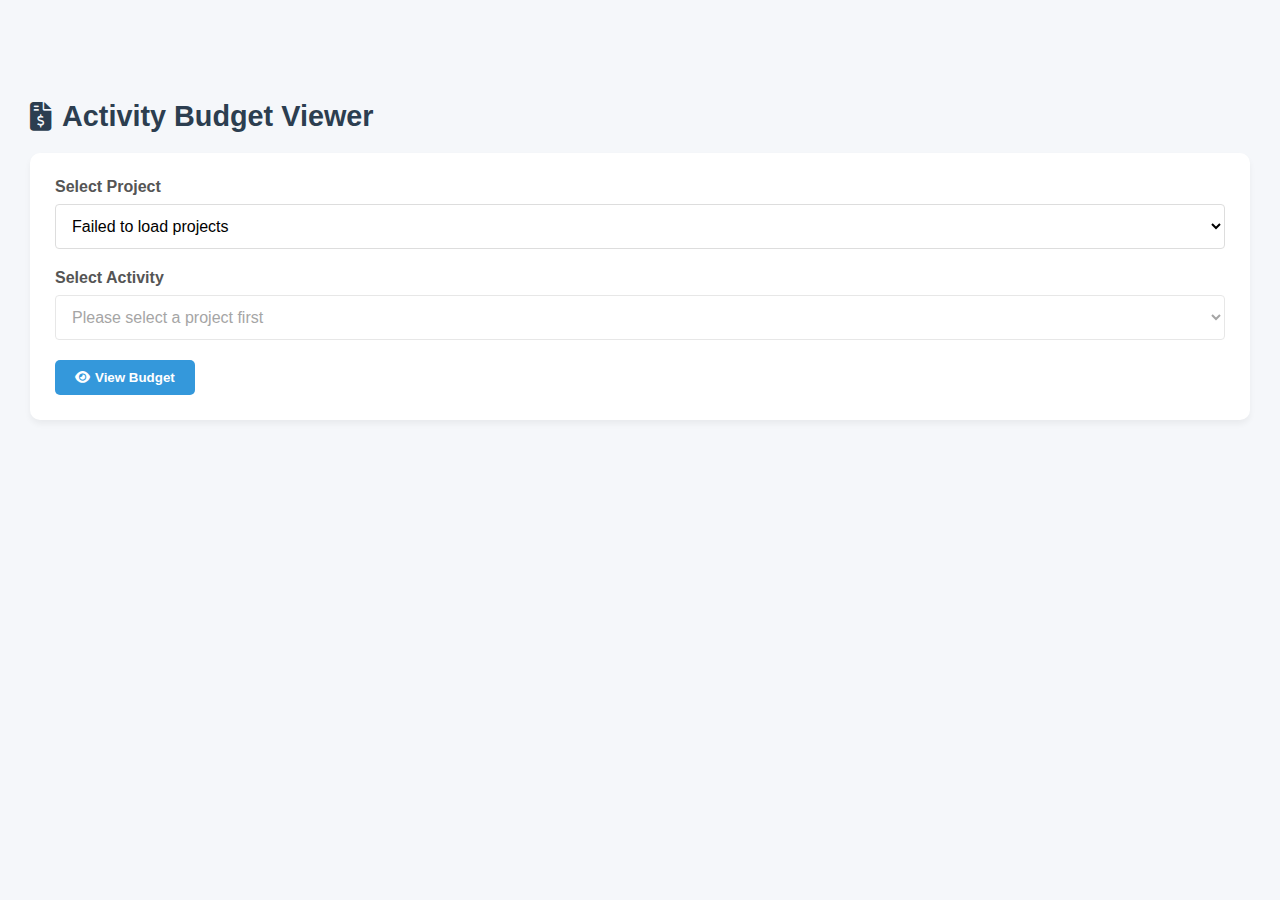
<file: finance.html>
<!DOCTYPE html>
<html lang="en">
<head>
    <meta charset="UTF-8">
    <meta name="viewport" content="width=device-width, initial-scale=1.0">
    <title>Activity Budget Viewer | Finance</title>
    <link rel="stylesheet" href="https://cdnjs.cloudflare.com/ajax/libs/font-awesome/6.4.0/css/all.min.css">
    <style>
        :root {
            --primary-color: #3498db;
            --secondary-color: #2980b9;
            --accent-color: #e74c3c;
            --light-color: #ecf0f1;
            --dark-color: #2c3e50;
            --success-color: #2ecc71;
            --warning-color: #f39c12;
            --sidebar-width: 250px;
            --sidebar-collapsed-width: 80px;
            --header-height: 70px;
            --transition-speed: 0.3s;
        }

        * {
            margin: 0;
            padding: 0;
            box-sizing: border-box;
            font-family: 'Segoe UI', Tahoma, Geneva, Verdana, sans-serif;
        }

        body {
            background-color: #f5f7fa;
            color: #333;
            overflow-x: hidden;
        }

        .container {
            display: flex;
            min-height: 100vh;
        }

        /* Main Content Styles */
        .main-content {
            flex: 1;
            padding: 30px;
            margin-top: var(--header-height);
        }

        .page-title {
            font-size: 1.8rem;
            color: var(--dark-color);
            margin-bottom: 20px;
            display: flex;
            align-items: center;
            gap: 10px;
        }

        /* Activity Selection Section */
        .selection-section {
            background-color: white;
            border-radius: 10px;
            padding: 25px;
            box-shadow: 0 4px 6px rgba(0, 0, 0, 0.05);
            margin-bottom: 30px;
        }

        .form-group {
            margin-bottom: 20px;
        }

        .form-group label {
            display: block;
            margin-bottom: 8px;
            font-weight: 600;
            color: #555;
        }

        .form-group select {
            width: 100%;
            padding: 12px;
            border: 1px solid #ddd;
            border-radius: 4px;
            font-size: 1rem;
            background-color: white;
        }

        .btn {
            background-color: var(--primary-color);
            color: white;
            border: none;
            padding: 10px 20px;
            border-radius: 5px;
            font-weight: 600;
            cursor: pointer;
            transition: background-color 0.2s;
            display: flex;
            align-items: center;
            gap: 5px;
        }

        .btn:hover {
            background-color: var(--secondary-color);
        }

        /* Budget Section */
        .budget-section {
            background-color: white;
            border-radius: 10px;
            padding: 25px;
            box-shadow: 0 4px 6px rgba(0, 0, 0, 0.05);
        }

        .section-header {
            display: flex;
            justify-content: space-between;
            align-items: center;
            margin-bottom: 20px;
        }

        .section-title {
            font-size: 1.2rem;
            font-weight: 600;
            color: var(--dark-color);
        }

        /* Budget Table Styles */
        .table-responsive {
            width: 100%;
            overflow-x: auto;
            border-radius: 8px;
            box-shadow: 0 2px 10px rgba(0, 0, 0, 0.05);
        }

        .budget-table {
            width: 100%;
            border-collapse: collapse;
        }

        .budget-table th, 
        .budget-table td {
            padding: 12px 15px;
            text-align: left;
            border-bottom: 1px solid #f0f0f0;
        }

        .budget-table th {
            background-color: #f8f9fa;
            font-weight: 600;
            color: #555;
            text-transform: uppercase;
            font-size: 0.8rem;
            letter-spacing: 0.5px;
        }

        .budget-table tr:nth-child(even) {
            background-color: #f9f9f9;
        }

        .budget-table tr:hover {
            background-color: rgba(52, 152, 219, 0.05);
        }

        .budget-total {
            font-weight: bold;
            text-align: right;
            padding: 15px;
            background-color: #f8f9fa;
            border-top: 2px solid #ddd;
            margin-top: 10px;
            font-size: 1.1rem;
        }

        /* Activity Info */
        .activity-info {
            background-color: #f8f9fa;
            padding: 15px;
            border-radius: 8px;
            margin-bottom: 20px;
        }

        .activity-info-item {
            margin-bottom: 10px;
            display: flex;
        }

        .activity-info-label {
            font-weight: 600;
            min-width: 120px;
            color: #555;
        }

        /* Status badges */
        .status-badge {
            padding: 6px 12px;
            border-radius: 20px;
            font-size: 0.75rem;
            font-weight: 600;
            display: inline-block;
            min-width: 80px;
            text-align: center;
            text-transform: capitalize;
        }

        .status-badge.active {
            background-color: rgba(46, 204, 113, 0.1);
            color: #27ae60;
            border: 1px solid rgba(46, 204, 113, 0.2);
        }

        .status-badge.planned {
            background-color: rgba(243, 156, 18, 0.1);
            color: #f39c12;
            border: 1px solid rgba(243, 156, 18, 0.2);
        }

        .status-badge.completed {
            background-color: rgba(149, 165, 166, 0.1);
            color: #7f8c8d;
            border: 1px solid rgba(149, 165, 166, 0.2);
        }

        .status-badge.in_progress {
            background-color: rgba(52, 152, 219, 0.1);
            color: #2980b9;
            border: 1px solid rgba(52, 152, 219, 0.2);
        }

        /* Loading state */
        .loading {
            padding: 20px;
            text-align: center;
            color: #777;
        }

        .loading i {
            margin-right: 10px;
            animation: spin 1s linear infinite;
        }

        @keyframes spin {
            0% { transform: rotate(0deg); }
            100% { transform: rotate(360deg); }
        }

        /* Responsive adjustments */
        @media (max-width: 768px) {
            .main-content {
                padding: 15px;
            }
            
            .activity-info-item {
                flex-direction: column;
            }
            
            .activity-info-label {
                margin-bottom: 5px;
            }
        }
    </style>
</head>
<body>
    <div class="container">
        <main class="main-content">
            <h1 class="page-title">
                <i class="fas fa-file-invoice-dollar"></i>
                Activity Budget Viewer
            </h1>

            <div class="selection-section">
                <div class="form-group">
                    <label for="projectSelect">Select Project</label>
                    <select id="projectSelect">
                        <option value="">Loading projects...</option>
                    </select>
                </div>
                
                <div class="form-group">
                    <label for="activitySelect">Select Activity</label>
                    <select id="activitySelect" disabled>
                        <option value="">Please select a project first</option>
                    </select>
                </div>
                
                <button class="btn" id="viewBudgetBtn" disabled>
                    <i class="fas fa-eye"></i> View Budget
                </button>
            </div>

            <div class="budget-section" id="budgetSection" style="display: none;">
                <div class="activity-info" id="activityInfo">
                    <!-- Activity details will be loaded here -->
                </div>
                
                <div class="section-header">
                    <h2 class="section-title">Budget Details</h2>
                </div>

                <div class="table-responsive">
                    <table class="budget-table" id="budgetTable">
                        <thead>
                            <tr>
                                <th>Item Name</th>
                                <th>Category</th>
                                <th>Quantity</th>
                                <th>Unit Price (UGX)</th>
                                <th>Total (UGX)</th>
                                <th>Description</th>
                            </tr>
                        </thead>
                        <tbody id="budgetTableBody">
                            <!-- Budget items will be loaded here -->
                        </tbody>
                    </table>
                </div>
                
                <div class="budget-total" id="budgetTotal">
                    Total Budget: UGX 0
                </div>
            </div>
        </main>
    </div>

    <script>
        document.addEventListener('DOMContentLoaded', function() {
            // DOM Elements
            const projectSelect = document.getElementById('projectSelect');
            const activitySelect = document.getElementById('activitySelect');
            const viewBudgetBtn = document.getElementById('viewBudgetBtn');
            const budgetSection = document.getElementById('budgetSection');
            const budgetTableBody = document.getElementById('budgetTableBody');
            const budgetTotal = document.getElementById('budgetTotal');
            const activityInfo = document.getElementById('activityInfo');
            
            // Variables
            let currentActivityId = null;
            let activities = [];
            
            // Event Listeners
            projectSelect.addEventListener('change', loadActivitiesForProject);
            viewBudgetBtn.addEventListener('click', viewActivityBudget);
            
            // Initialize the page
            loadProjects();
            
            // Functions
            function loadProjects() {
                fetch('https://man-m681.onrender.com/projects/')
                    .then(response => {
                        if (!response.ok) throw new Error('Failed to fetch projects');
                        return response.json();
                    })
                    .then(data => {
                        projectSelect.innerHTML = '<option value="">Select a project</option>';
                        
                        if (data.projects && data.projects.length > 0) {
                            data.projects.forEach(project => {
                                const option = document.createElement('option');
                                option.value = project.id;
                                option.textContent = project.name;
                                projectSelect.appendChild(option);
                            });
                        } else {
                            projectSelect.innerHTML = '<option value="">No projects available</option>';
                        }
                    })
                    .catch(error => {
                        console.error('Error loading projects:', error);
                        projectSelect.innerHTML = '<option value="">Failed to load projects</option>';
                    });
            }
            
            function loadActivitiesForProject() {
                const projectId = projectSelect.value;
                
                if (!projectId) {
                    activitySelect.innerHTML = '<option value="">Please select a project first</option>';
                    activitySelect.disabled = true;
                    viewBudgetBtn.disabled = true;
                    return;
                }
                
                activitySelect.innerHTML = '<option value="">Loading activities...</option>';
                activitySelect.disabled = true;
                viewBudgetBtn.disabled = true;
                
                fetch(`https://man-m681.onrender.com/activities/`)
                    .then(response => {
                        if (!response.ok) throw new Error('Failed to fetch activities');
                        return response.json();
                    })
                    .then(data => {
                        activities = data.filter(activity => activity.project_id == projectId);
                        
                        activitySelect.innerHTML = '<option value="">Select an activity</option>';
                        
                        if (activities.length > 0) {
                            activities.forEach(activity => {
                                const option = document.createElement('option');
                                option.value = activity.id;
                                option.textContent = activity.name;
                                activitySelect.appendChild(option);
                            });
                            
                            activitySelect.disabled = false;
                        } else {
                            activitySelect.innerHTML = '<option value="">No activities available for this project</option>';
                            activitySelect.disabled = true;
                        }
                    })
                    .catch(error => {
                        console.error('Error loading activities:', error);
                        activitySelect.innerHTML = '<option value="">Failed to load activities</option>';
                        activitySelect.disabled = true;
                    });
            }
            
            function viewActivityBudget() {
                currentActivityId = activitySelect.value;
                
                if (!currentActivityId) {
                    alert('Please select an activity first');
                    return;
                }
                
                // Find the selected activity
                const selectedActivity = activities.find(activity => activity.id == currentActivityId);
                
                if (!selectedActivity) {
                    alert('Activity not found');
                    return;
                }
                
                // Display activity info
                activityInfo.innerHTML = `
                    <div class="activity-info-item">
                        <span class="activity-info-label">Activity Name:</span>
                        <span>${selectedActivity.name}</span>
                    </div>
                    <div class="activity-info-item">
                        <span class="activity-info-label">Project:</span>
                        <span>${selectedActivity.project_name}</span>
                    </div>
                    <div class="activity-info-item">
                        <span class="activity-info-label">Status:</span>
                        <span class="status-badge ${selectedActivity.status}">${selectedActivity.status.replace('_', ' ')}</span>
                    </div>
                    <div class="activity-info-item">
                        <span class="activity-info-label">Start Date:</span>
                        <span>${selectedActivity.start_date}</span>
                    </div>
                    <div class="activity-info-item">
                        <span class="activity-info-label">End Date:</span>
                        <span>${selectedActivity.end_date}</span>
                    </div>
                    <div class="activity-info-item">
                        <span class="activity-info-label">Description:</span>
                        <span>${selectedActivity.description || 'No description available'}</span>
                    </div>
                `;
                
                // Load budget items for the project (since activities share the project budget)
                loadBudgetItems(selectedActivity.project_id);
                
                // Show the budget section
                budgetSection.style.display = 'block';
                
                // Scroll to the budget section
                budgetSection.scrollIntoView({ behavior: 'smooth' });
            }
            
            function loadBudgetItems(projectId) {
                budgetTableBody.innerHTML = '<tr><td colspan="6" class="loading"><i class="fas fa-spinner"></i> Loading budget items...</td></tr>';
                
                fetch(`https://man-m681.onrender.com/budget-items/${projectId}`)
                    .then(response => {
                        if (!response.ok) throw new Error('Failed to fetch budget items');
                        return response.json();
                    })
                    .then(items => {
                        budgetTableBody.innerHTML = '';
                        
                        if (items.length === 0) {
                            budgetTableBody.innerHTML = '<tr><td colspan="6" style="text-align: center;">No budget items found for this activity</td></tr>';
                            budgetTotal.textContent = 'Total Budget: UGX 0';
                            return;
                        }
                        
                        let totalBudget = 0;
                        
                        items.forEach(item => {
                            totalBudget += item.total;
                            
                            const row = document.createElement('tr');
                            row.innerHTML = `
                                <td>${item.item_name}</td>
                                <td>${item.category}</td>
                                <td>${item.quantity}</td>
                                <td>${item.unit_price.toLocaleString()}</td>
                                <td>${item.total.toLocaleString()}</td>
                                <td>${item.description || '-'}</td>
                            `;
                            budgetTableBody.appendChild(row);
                        });
                        
                        budgetTotal.textContent = `Total Budget: UGX ${totalBudget.toLocaleString()}`;
                    })
                    .catch(error => {
                        console.error('Error loading budget items:', error);
                        budgetTableBody.innerHTML = '<tr><td colspan="6" style="text-align: center; color: var(--accent-color);">Failed to load budget items</td></tr>';
                    });
            }
            
            // Enable view button when activity is selected
            activitySelect.addEventListener('change', function() {
                viewBudgetBtn.disabled = !this.value;
            });
        });
    </script>
</body>
</html>
</file>
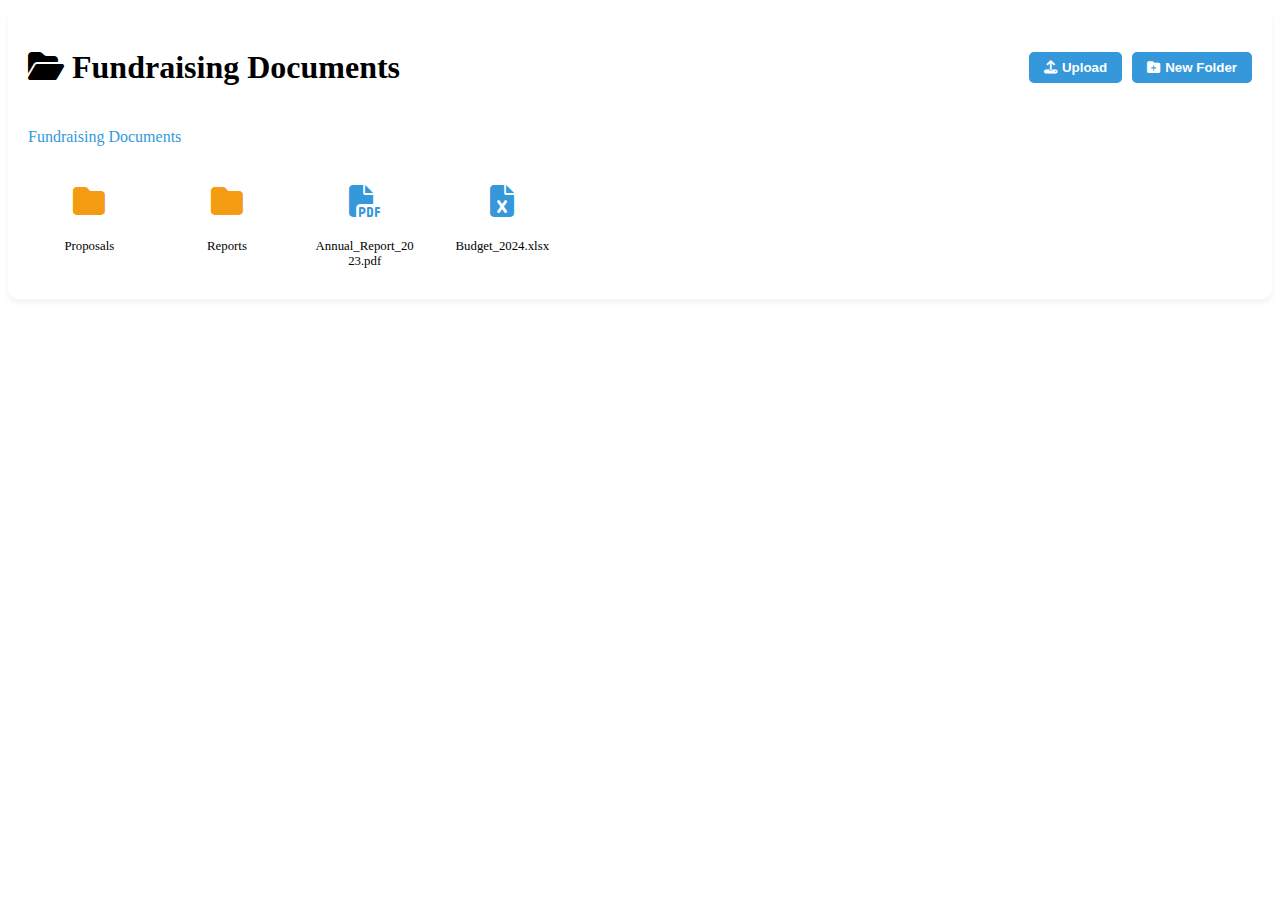
<file: fundraising.html>
<!DOCTYPE html>
<html lang="en">
<head>
    <meta charset="UTF-8">
    <meta name="viewport" content="width=device-width, initial-scale=1.0">
    <title>Fundraising Documents</title>
    <link rel="stylesheet" href="https://cdnjs.cloudflare.com/ajax/libs/font-awesome/6.4.0/css/all.min.css">
    <style>
        /* File Manager Styles */
        .file-manager-container {
            background-color: white;
            border-radius: 10px;
            padding: 20px;
            box-shadow: 0 4px 6px rgba(0, 0, 0, 0.05);
        }

        .file-manager-header {
            display: flex;
            justify-content: space-between;
            align-items: center;
            margin-bottom: 20px;
        }

        .file-manager-actions {
            display: flex;
            gap: 10px;
        }

        .file-manager-btn {
            background-color: #3498db;
            color: white;
            border: none;
            padding: 8px 15px;
            border-radius: 5px;
            font-weight: 600;
            cursor: pointer;
            display: flex;
            align-items: center;
            gap: 5px;
        }

        .file-manager-btn:hover {
            background-color: #2980b9;
        }

        .breadcrumb {
            display: flex;
            align-items: center;
            gap: 5px;
            margin-bottom: 15px;
        }

        .breadcrumb-item {
            color: #3498db;
            cursor: pointer;
        }

        .breadcrumb-item:hover {
            text-decoration: underline;
        }

        .file-manager-grid {
            display: grid;
            grid-template-columns: repeat(auto-fill, minmax(120px, 1fr));
            gap: 15px;
        }

        .file-item, .folder-item {
            display: flex;
            flex-direction: column;
            align-items: center;
            padding: 10px;
            border-radius: 8px;
            cursor: pointer;
            transition: all 0.2s;
        }

        .file-item:hover, .folder-item:hover {
            background-color: #f5f5f5;
        }

        .file-icon, .folder-icon {
            width: 60px;
            height: 60px;
            display: flex;
            align-items: center;
            justify-content: center;
            margin-bottom: 8px;
            font-size: 2rem;
        }

        .file-icon {
            color: #3498db;
        }

        .folder-icon {
            color: #f39c12;
        }

        .file-name, .folder-name {
            text-align: center;
            font-size: 0.8rem;
            font-weight: 500;
            word-break: break-word;
        }
    </style>
</head>
<body>
    <div class="file-manager-container">
        <div class="file-manager-header">
            <h1>
                <i class="fas fa-folder-open"></i>
                Fundraising Documents
            </h1>
            <div class="file-manager-actions">
                <button class="file-manager-btn" id="uploadFilesBtn">
                    <i class="fas fa-upload"></i> Upload
                </button>
                <button class="file-manager-btn" id="createFolderBtn">
                    <i class="fas fa-folder-plus"></i> New Folder
                </button>
            </div>
        </div>

        <div class="breadcrumb" id="breadcrumb">
            <span class="breadcrumb-item" data-path="">Fundraising Documents</span>
        </div>

        <div class="file-manager-grid" id="fileManagerGrid">
            <!-- Folders -->
            <div class="folder-item" data-folder-id="1" data-folder-name="Proposals">
                <div class="folder-icon">
                    <i class="fas fa-folder"></i>
                </div>
                <div class="folder-name">Proposals</div>
            </div>

            <div class="folder-item" data-folder-id="2" data-folder-name="Reports">
                <div class="folder-icon">
                    <i class="fas fa-folder"></i>
                </div>
                <div class="folder-name">Reports</div>
            </div>

            <!-- Files -->
            <div class="file-item" data-file-id="1" data-file-name="Annual_Report_2023.pdf">
                <div class="file-icon">
                    <i class="fas fa-file-pdf"></i>
                </div>
                <div class="file-name">Annual_Report_2023.pdf</div>
            </div>

            <div class="file-item" data-file-id="2" data-file-name="Budget_2024.xlsx">
                <div class="file-icon">
                    <i class="fas fa-file-excel"></i>
                </div>
                <div class="file-name">Budget_2024.xlsx</div>
            </div>
        </div>
    </div>

    <script>
        document.addEventListener('DOMContentLoaded', function() {
            // Initialize variables
            let currentPath = [];

            // Setup folder click handlers
            document.querySelectorAll('.folder-item').forEach(folder => {
                folder.addEventListener('click', function() {
                    const folderId = this.getAttribute('data-folder-id');
                    const folderName = this.getAttribute('data-folder-name');
                    navigateToFolder(folderId, folderName);
                });
            });

            // Setup file click handlers
            document.querySelectorAll('.file-item').forEach(file => {
                file.addEventListener('click', function() {
                    const fileId = this.getAttribute('data-file-id');
                    const fileName = this.getAttribute('data-file-name');
                    openFile(fileId, fileName);
                });
            });

            // Setup breadcrumb click handlers
            document.querySelectorAll('.breadcrumb-item').forEach(item => {
                item.addEventListener('click', function() {
                    const path = this.getAttribute('data-path');
                    navigateToFolder(path, '');
                });
            });

            // Setup button click handlers
            document.getElementById('uploadFilesBtn').addEventListener('click', function() {
                alert('Upload files functionality will go here');
            });

            document.getElementById('createFolderBtn').addEventListener('click', function() {
                const folderName = prompt('Enter folder name:');
                if (folderName) {
                    createFolder(folderName);
                }
            });

            // Navigation functions
            function navigateToFolder(folderId, folderName) {
                if (folderId) {
                    currentPath.push({ id: folderId, name: folderName });
                } else {
                    currentPath = [];
                }
                updateBreadcrumb();
                loadFolderContents(folderId);
            }

            function updateBreadcrumb() {
                const breadcrumb = document.getElementById('breadcrumb');
                breadcrumb.innerHTML = '';
                
                // Add root item
                const rootItem = document.createElement('span');
                rootItem.className = 'breadcrumb-item';
                rootItem.setAttribute('data-path', '');
                rootItem.textContent = 'Fundraising Documents';
                breadcrumb.appendChild(rootItem);
                
                // Add current path items
                currentPath.forEach((folder, index) => {
                    const separator = document.createElement('span');
                    separator.className = 'breadcrumb-separator';
                    separator.textContent = '›';
                    breadcrumb.appendChild(separator);
                    
                    const item = document.createElement('span');
                    item.className = 'breadcrumb-item';
                    item.setAttribute('data-path', folder.id);
                    item.textContent = folder.name;
                    breadcrumb.appendChild(item);
                });
            }

            function loadFolderContents(folderId) {
                alert(`Loading contents for folder: ${folderId || 'Root'}`);
                // In a real app, this would fetch contents from the server
            }

            function openFile(fileId, fileName) {
                alert(`Opening file: ${fileName}`);
                // In a real app, this would open the file preview
            }

            function createFolder(folderName) {
                alert(`Creating folder: ${folderName}`);
                // In a real app, this would create the folder on the server
                // Then add it to the UI
                const folderId = Date.now(); // Temporary ID
                
                const folderItem = document.createElement('div');
                folderItem.className = 'folder-item';
                folderItem.setAttribute('data-folder-id', folderId);
                folderItem.setAttribute('data-folder-name', folderName);
                folderItem.innerHTML = `
                    <div class="folder-icon">
                        <i class="fas fa-folder"></i>
                    </div>
                    <div class="folder-name">${folderName}</div>
                `;
                
                folderItem.addEventListener('click', function() {
                    navigateToFolder(folderId, folderName);
                });
                
                document.getElementById('fileManagerGrid').prepend(folderItem);
            }
        });
    </script>
</body>
</html>
</file>
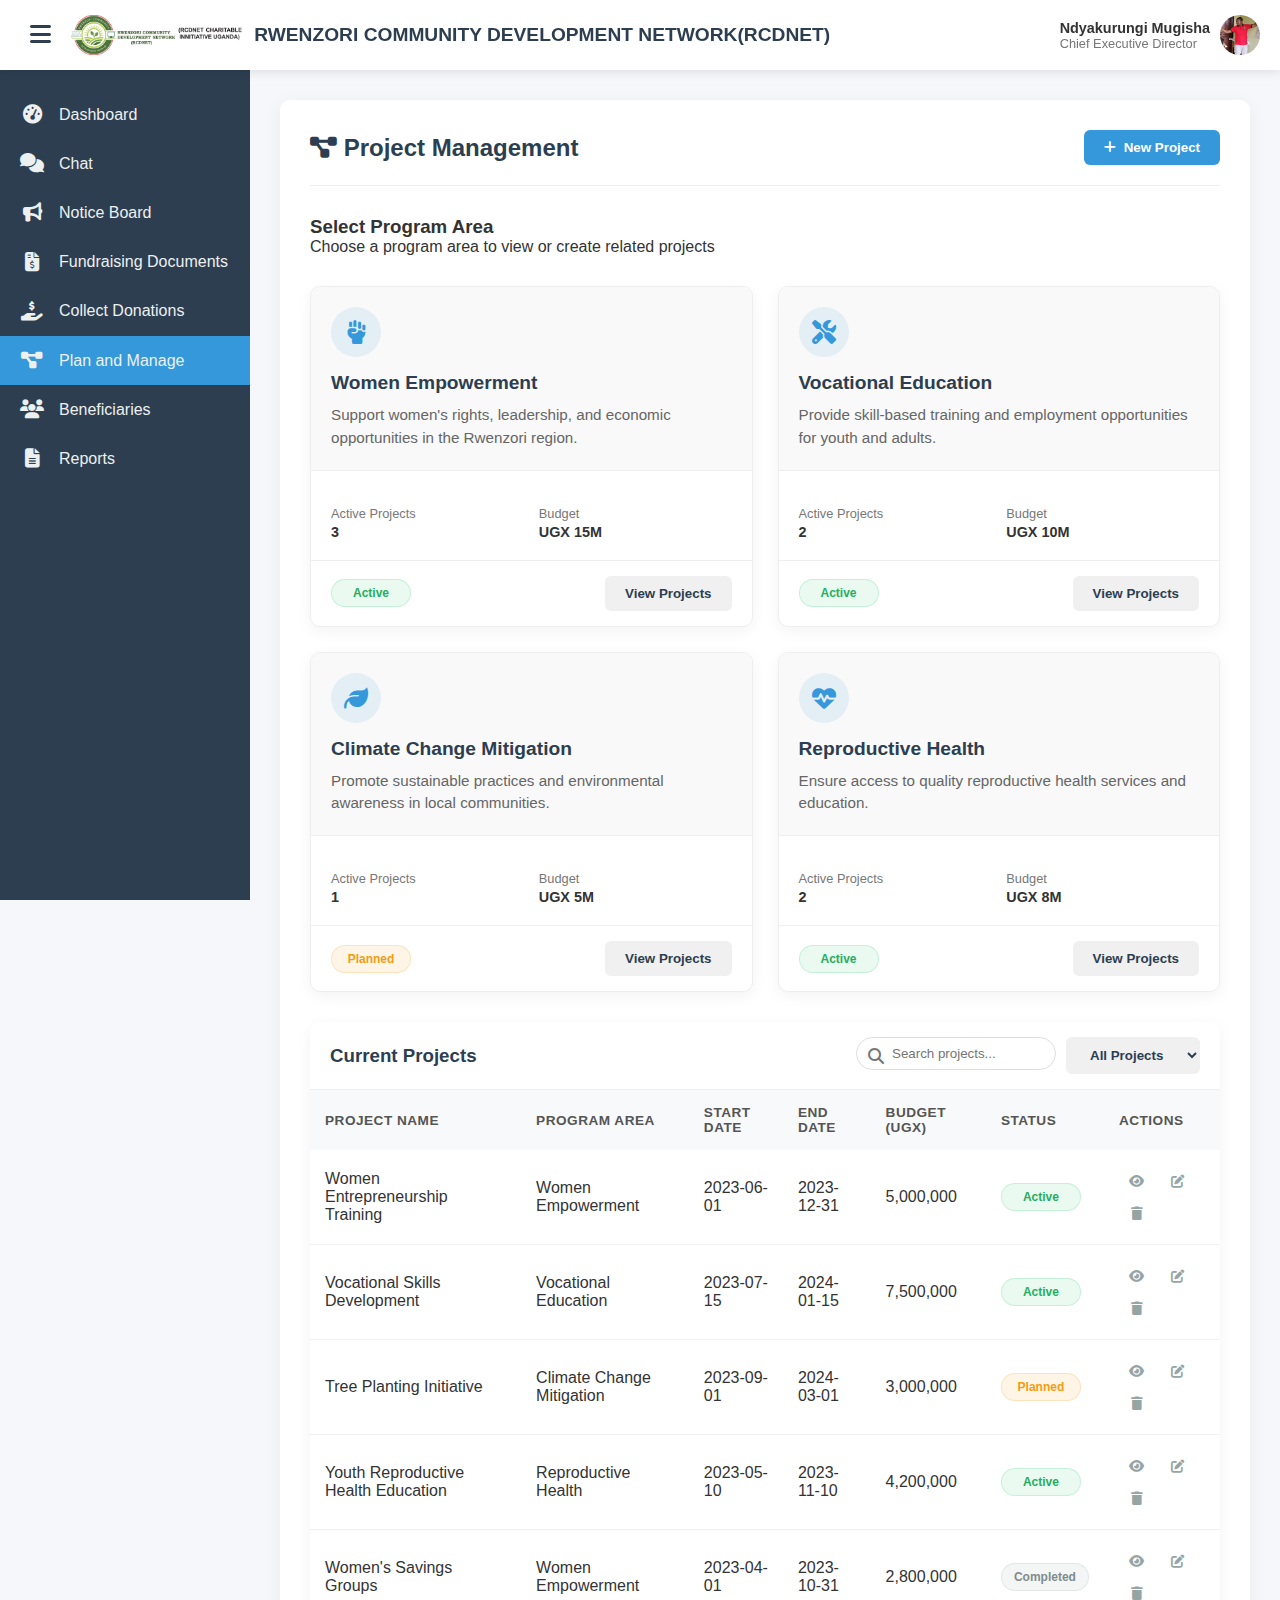
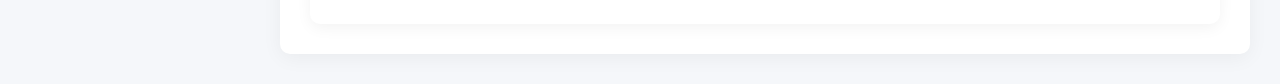
<file: manageproject.html>
<!DOCTYPE html>
<html lang="en">
<head>
    <meta charset="UTF-8">
    <meta name="viewport" content="width=device-width, initial-scale=1.0">
    <title>Project Management | RCDNET</title>
    <link rel="stylesheet" href="https://cdnjs.cloudflare.com/ajax/libs/font-awesome/6.4.0/css/all.min.css">
    <style>
        :root {
            --primary-color: #3498db;
            --secondary-color: #2980b9;
            --accent-color: #e74c3c;
            --light-color: #ecf0f1;
            --dark-color: #2c3e50;
            --success-color: #2ecc71;
            --warning-color: #f39c12;
            --sidebar-width: 250px;
            --sidebar-collapsed-width: 80px;
            --header-height: 70px;
            --transition-speed: 0.3s;
        }

        * {
            margin: 0;
            padding: 0;
            box-sizing: border-box;
            font-family: 'Segoe UI', Tahoma, Geneva, Verdana, sans-serif;
        }

        body {
            background-color: #f5f7fa;
            color: #333;
            overflow-x: hidden;
        }

        .container {
            display: flex;
            min-height: 100vh;
            transition: margin-left var(--transition-speed);
        }

        /* Header Styles */
        header {
            position: fixed;
            top: 0;
            left: 0;
            right: 0;
            height: var(--header-height);
            background-color: white;
            box-shadow: 0 2px 10px rgba(0, 0, 0, 0.1);
            display: flex;
            align-items: center;
            justify-content: space-between;
            padding: 0 20px;
            z-index: 100;
        }

        .logo {
            display: flex;
            align-items: center;
            gap: 10px;
        }

        .logo img {
            height: 40px;
        }

        .logo h1 {
            font-size: 1.2rem;
            color: var(--dark-color);
            font-weight: 700;
            white-space: nowrap;
        }

        .user-profile {
            display: flex;
            align-items: center;
            gap: 10px;
        }

        .user-profile img {
            width: 40px;
            height: 40px;
            border-radius: 50%;
            object-fit: cover;
        }

        .user-info {
            display: flex;
            flex-direction: column;
        }

        .user-name {
            font-weight: 600;
            font-size: 0.9rem;
        }

        .user-role {
            font-size: 0.8rem;
            color: #777;
        }

        /* Sidebar Styles */
        .sidebar {
            position: fixed;
            top: var(--header-height);
            left: 0;
            width: var(--sidebar-width);
            height: calc(100vh - var(--header-height));
            background-color: var(--dark-color);
            color: white;
            transition: width var(--transition-speed);
            overflow: hidden;
            z-index: 99;
        }

        .sidebar.collapsed {
            width: var(--sidebar-collapsed-width);
        }

        .sidebar-menu {
            list-style: none;
            padding: 20px 0;
        }

        .sidebar-menu li {
            position: relative;
        }

        .sidebar-menu li a {
            display: flex;
            align-items: center;
            padding: 15px 20px;
            color: var(--light-color);
            text-decoration: none;
            transition: all 0.2s;
            white-space: nowrap;
        }

        .sidebar-menu li a:hover {
            background-color: rgba(255, 255, 255, 0.1);
        }

        .sidebar-menu li a.active {
            background-color: var(--primary-color);
        }

        .sidebar-menu li a i {
            font-size: 1.2rem;
            margin-right: 15px;
            min-width: 24px;
            text-align: center;
        }

        .sidebar-menu li a span {
            transition: opacity var(--transition-speed);
        }

        .sidebar.collapsed .sidebar-menu li a span {
            opacity: 0;
            width: 0;
            display: none;
        }

        .sidebar.collapsed .sidebar-menu li a {
            justify-content: center;
            padding: 15px 0;
        }

        .sidebar.collapsed .sidebar-menu li a i {
            margin-right: 0;
        }

        .submenu {
            list-style: none;
            max-height: 0;
            overflow: hidden;
            transition: max-height 0.3s ease-out;
            background-color: rgba(0, 0, 0, 0.2);
        }

        .submenu.show {
            max-height: 500px;
        }

        .submenu li a {
            padding-left: 50px !important;
            font-size: 0.9rem;
        }

        .sidebar.collapsed .submenu li a {
            padding-left: 0 !important;
            justify-content: center;
        }

        .menu-toggle {
            background: none;
            border: none;
            color: var(--dark-color);
            font-size: 1.5rem;
            cursor: pointer;
            padding: 10px;
        }

        /* Main Content Styles */
        .main-content {
            flex: 1;
            margin-left: var(--sidebar-width);
            margin-top: var(--header-height);
            padding: 30px;
            transition: margin-left var(--transition-speed);
        }

        .sidebar.collapsed ~ .main-content {
            margin-left: var(--sidebar-collapsed-width);
        }

        .page-title {
            font-size: 1.8rem;
            color: var(--dark-color);
            margin-bottom: 20px;
            display: flex;
            align-items: center;
            gap: 10px;
        }

        /* Project Management Styles */
        .project-container {
            background-color: white;
            border-radius: 10px;
            padding: 30px;
            box-shadow: 0 4px 20px rgba(0, 0, 0, 0.05);
        }

        .project-header {
            display: flex;
            justify-content: space-between;
            align-items: center;
            margin-bottom: 30px;
            padding-bottom: 20px;
            border-bottom: 1px solid #eee;
        }

        .project-header h2 {
            color: var(--dark-color);
            font-size: 1.5rem;
        }

        .btn {
            padding: 10px 20px;
            border-radius: 6px;
            font-weight: 600;
            cursor: pointer;
            transition: all 0.2s;
            border: none;
            display: inline-flex;
            align-items: center;
            gap: 8px;
        }

        .btn-primary {
            background-color: var(--primary-color);
            color: white;
        }

        .btn-primary:hover {
            background-color: var(--secondary-color);
        }

        .btn-secondary {
            background-color: #f0f0f0;
            color: var(--dark-color);
        }

        .btn-secondary:hover {
            background-color: #e0e0e0;
        }

        .btn-danger {
            background-color: var(--accent-color);
            color: white;
        }

        .btn-danger:hover {
            background-color: #c0392b;
        }

        .project-form {
            display: grid;
            grid-template-columns: 1fr 1fr;
            gap: 25px;
        }

        .form-group {
            margin-bottom: 20px;
        }

        .form-group label {
            display: block;
            margin-bottom: 8px;
            font-weight: 600;
            color: #555;
        }

        .form-group input,
        .form-group select,
        .form-group textarea {
            width: 100%;
            padding: 12px 15px;
            border: 1px solid #ddd;
            border-radius: 6px;
            font-size: 1rem;
            transition: border-color 0.2s;
        }

        .form-group input:focus,
        .form-group select:focus,
        .form-group textarea:focus {
            border-color: var(--primary-color);
            outline: none;
            box-shadow: 0 0 0 3px rgba(52, 152, 219, 0.1);
        }

        .form-group textarea {
            resize: vertical;
            min-height: 100px;
        }

        .form-group.full-width {
            grid-column: span 2;
        }

        .form-actions {
            grid-column: span 2;
            display: flex;
            justify-content: flex-end;
            gap: 15px;
            margin-top: 20px;
        }

        /* Project Cards */
        .program-cards {
            display: grid;
            grid-template-columns: repeat(auto-fill, minmax(300px, 1fr));
            gap: 25px;
            margin-top: 30px;
        }

        .program-card {
            background: white;
            border-radius: 10px;
            overflow: hidden;
            box-shadow: 0 4px 15px rgba(0, 0, 0, 0.05);
            transition: transform 0.3s, box-shadow 0.3s;
            border: 1px solid #eee;
        }

        .program-card:hover {
            transform: translateY(-5px);
            box-shadow: 0 10px 25px rgba(0, 0, 0, 0.1);
        }

        .program-header {
            padding: 20px;
            background-color: #f9f9f9;
            border-bottom: 1px solid #eee;
        }

        .program-icon {
            width: 50px;
            height: 50px;
            border-radius: 50%;
            background-color: rgba(52, 152, 219, 0.1);
            display: flex;
            align-items: center;
            justify-content: center;
            color: var(--primary-color);
            font-size: 1.5rem;
            margin-bottom: 15px;
        }

        .program-title {
            font-size: 1.2rem;
            color: var(--dark-color);
            margin-bottom: 10px;
        }

        .program-description {
            color: #666;
            font-size: 0.95rem;
            line-height: 1.5;
        }

        .program-body {
            padding: 20px;
        }

        .program-stats {
            display: grid;
            grid-template-columns: 1fr 1fr;
            gap: 15px;
            margin-top: 15px;
        }

        .stat-item {
            font-size: 0.9rem;
        }

        .stat-label {
            display: block;
            color: #777;
            font-size: 0.8rem;
            margin-bottom: 3px;
        }

        .stat-value {
            font-weight: 600;
        }

        .program-footer {
            padding: 15px 20px;
            border-top: 1px solid #eee;
            display: flex;
            justify-content: space-between;
            align-items: center;
        }

        /* Project Table */
        .project-table-container {
            margin-top: 30px;
            background: white;
            border-radius: 10px;
            overflow: hidden;
            box-shadow: 0 4px 15px rgba(0, 0, 0, 0.05);
        }

        .table-header {
            padding: 15px 20px;
            display: flex;
            justify-content: space-between;
            align-items: center;
            border-bottom: 1px solid #eee;
        }

        .table-title {
            font-weight: 600;
            color: var(--dark-color);
        }

        .table-actions {
            display: flex;
            gap: 10px;
        }

        .search-box {
            position: relative;
        }

        .search-box input {
            padding: 8px 15px 8px 35px;
            border: 1px solid #ddd;
            border-radius: 20px;
            width: 200px;
        }

        .search-box i {
            position: absolute;
            left: 12px;
            top: 50%;
            transform: translateY(-50%);
            color: #777;
        }

        .project-table {
            width: 100%;
            border-collapse: separate;
            border-spacing: 0;
        }

        .project-table th {
            background-color: #f8f9fa;
            padding: 15px;
            text-align: left;
            color: #555;
            font-weight: 600;
            font-size: 0.85rem;
            text-transform: uppercase;
            letter-spacing: 0.5px;
            position: sticky;
            top: 0;
        }

        .project-table td {
            padding: 15px;
            border-bottom: 1px solid #f0f0f0;
        }

        .project-table tr:last-child td {
            border-bottom: none;
        }

        .project-table tr:hover {
            background-color: rgba(52, 152, 219, 0.05);
        }

        .status-badge {
            padding: 6px 12px;
            border-radius: 20px;
            font-size: 0.75rem;
            font-weight: 600;
            display: inline-block;
            min-width: 80px;
            text-align: center;
            text-transform: capitalize;
        }

        .status-badge.active {
            background-color: rgba(46, 204, 113, 0.1);
            color: #27ae60;
            border: 1px solid rgba(46, 204, 113, 0.2);
        }

        .status-badge.planned {
            background-color: rgba(243, 156, 18, 0.1);
            color: #f39c12;
            border: 1px solid rgba(243, 156, 18, 0.2);
        }

        .status-badge.completed {
            background-color: rgba(149, 165, 166, 0.1);
            color: #7f8c8d;
            border: 1px solid rgba(149, 165, 166, 0.2);
        }

        .action-btn {
            background: none;
            border: none;
            cursor: pointer;
            padding: 8px;
            margin: 0 2px;
            color: #95a5a6;
            transition: all 0.2s;
            border-radius: 50%;
            width: 32px;
            height: 32px;
            display: inline-flex;
            align-items: center;
            justify-content: center;
        }

        .action-btn:hover {
            background-color: rgba(52, 152, 219, 0.1);
            color: var(--primary-color);
        }

        .action-btn.delete-btn:hover {
            background-color: rgba(231, 76, 60, 0.1);
            color: var(--accent-color);
        }

        /* Modal Styles */
        .modal {
            position: fixed;
            top: 0;
            left: 0;
            right: 0;
            bottom: 0;
            background-color: rgba(0, 0, 0, 0.5);
            display: flex;
            align-items: center;
            justify-content: center;
            z-index: 1000;
            opacity: 0;
            visibility: hidden;
            transition: all 0.3s;
        }

        .modal.show {
            opacity: 1;
            visibility: visible;
        }

        .modal-content {
            background-color: white;
            border-radius: 10px;
            width: 90%;
            max-width: 800px;
            max-height: 90vh;
            overflow-y: auto;
            box-shadow: 0 5px 30px rgba(0, 0, 0, 0.2);
        }

        .modal-header {
            padding: 20px;
            border-bottom: 1px solid #eee;
            display: flex;
            justify-content: space-between;
            align-items: center;
        }

        .modal-header h3 {
            margin: 0;
            font-size: 1.3rem;
            color: var(--dark-color);
        }

        .close-btn {
            background: none;
            border: none;
            font-size: 1.5rem;
            cursor: pointer;
            color: #777;
            transition: color 0.2s;
        }

        .close-btn:hover {
            color: var(--dark-color);
        }

        .modal-body {
            padding: 20px;
        }

        .modal-footer {
            padding: 15px 20px;
            border-top: 1px solid #eee;
            display: flex;
            justify-content: flex-end;
            gap: 15px;
        }

        /* Responsive adjustments */
        @media (max-width: 992px) {
            .project-form {
                grid-template-columns: 1fr;
            }
            
            .form-group.full-width {
                grid-column: span 1;
            }
            
            .form-actions {
                grid-column: span 1;
            }
        }

        @media (max-width: 768px) {
            .main-content {
                padding: 20px;
            }
            
            .project-container {
                padding: 20px;
            }
            
            .project-header {
                flex-direction: column;
                align-items: flex-start;
                gap: 15px;
            }
            
            .table-header {
                flex-direction: column;
                align-items: flex-start;
                gap: 15px;
            }
            
            .table-actions {
                width: 100%;
                justify-content: space-between;
            }
            
            .search-box input {
                width: 100%;
            }
            
            .project-table {
                display: block;
                overflow-x: auto;
                white-space: nowrap;
            }
        }
    </style>
</head>
<body>
    <header>
        <div class="logo">
            <button class="menu-toggle" id="menuToggle">
                <i class="fas fa-bars"></i>
            </button>
            <img src="logo.jpg" alt="RWENZORI COMMUNITY DEVELOPMENT NETWORK Logo">
            <h1>RWENZORI COMMUNITY DEVELOPMENT NETWORK(RCDNET)</h1>
        </div>
        <div class="user-profile">
            <div class="user-info">
                <span class="user-name">Ndyakurungi Mugisha</span>
                <span class="user-role">Chief Executive Director</span>
            </div>
            <img src="mugisha.png" alt="User Profile">
        </div>
    </header>

    <div class="container">
        <aside class="sidebar" id="sidebar">
            <ul class="sidebar-menu">
                <li>
                    <a href="dashboard.html">
                        <i class="fas fa-tachometer-alt"></i>
                        <span>Dashboard</span>
                    </a>
                </li>
                <li>
                    <a href="#">
                        <i class="fas fa-comments"></i>
                        <span>Chat</span>
                    </a>
                </li>
                <li>
                    <a href="#">
                        <i class="fas fa-bullhorn"></i>
                        <span>Notice Board</span>
                    </a>
                </li>
                <li>
                    <a href="fundraising.html">
                        <i class="fas fa-file-invoice-dollar"></i>
                        <span>Fundraising Documents</span>
                    </a>
                </li>
                <li>
                    <a href="donations.html">
                        <i class="fas fa-hand-holding-usd"></i>
                        <span>Collect Donations</span>
                    </a>
                </li>
                <li>
                    <a href="projects.html" class="active">
                        <i class="fas fa-project-diagram"></i>
                        <span>Plan and Manage</span>
                    </a>
                </li>
                <li>
                    <a href="#">
                        <i class="fas fa-users"></i>
                        <span>Beneficiaries</span>
                    </a>
                </li>
                <li>
                    <a href="#">
                        <i class="fas fa-file-alt"></i>
                        <span>Reports</span>
                    </a>
                </li>
            </ul>
        </aside>

        <main class="main-content" id="mainContent">
            <div class="project-container">
                <div class="project-header">
                    <h2><i class="fas fa-project-diagram"></i> Project Management</h2>
                    <button class="btn btn-primary" id="newProjectBtn">
                        <i class="fas fa-plus"></i> New Project
                    </button>
                </div>

                <!-- Program Area Selection -->
                <div class="program-selection">
                    <h3>Select Program Area</h3>
                    <p>Choose a program area to view or create related projects</p>
                    
                    <div class="program-cards">
                        <div class="program-card" onclick="selectProgram('women_empowerment')">
                            <div class="program-header">
                                <div class="program-icon">
                                    <i class="fas fa-fist-raised"></i>
                                </div>
                                <h3 class="program-title">Women Empowerment</h3>
                                <p class="program-description">Support women's rights, leadership, and economic opportunities in the Rwenzori region.</p>
                            </div>
                            <div class="program-body">
                                <div class="program-stats">
                                    <div class="stat-item">
                                        <span class="stat-label">Active Projects</span>
                                        <span class="stat-value">3</span>
                                    </div>
                                    <div class="stat-item">
                                        <span class="stat-label">Budget</span>
                                        <span class="stat-value">UGX 15M</span>
                                    </div>
                                </div>
                            </div>
                            <div class="program-footer">
                                <span class="status-badge active">Active</span>
                                <button class="btn btn-secondary btn-sm">View Projects</button>
                            </div>
                        </div>
                        
                        <div class="program-card" onclick="selectProgram('vocational_education')">
                            <div class="program-header">
                                <div class="program-icon">
                                    <i class="fas fa-tools"></i>
                                </div>
                                <h3 class="program-title">Vocational Education</h3>
                                <p class="program-description">Provide skill-based training and employment opportunities for youth and adults.</p>
                            </div>
                            <div class="program-body">
                                <div class="program-stats">
                                    <div class="stat-item">
                                        <span class="stat-label">Active Projects</span>
                                        <span class="stat-value">2</span>
                                    </div>
                                    <div class="stat-item">
                                        <span class="stat-label">Budget</span>
                                        <span class="stat-value">UGX 10M</span>
                                    </div>
                                </div>
                            </div>
                            <div class="program-footer">
                                <span class="status-badge active">Active</span>
                                <button class="btn btn-secondary btn-sm">View Projects</button>
                            </div>
                        </div>
                        
                        <div class="program-card" onclick="selectProgram('climate_mitigation')">
                            <div class="program-header">
                                <div class="program-icon">
                                    <i class="fas fa-leaf"></i>
                                </div>
                                <h3 class="program-title">Climate Change Mitigation</h3>
                                <p class="program-description">Promote sustainable practices and environmental awareness in local communities.</p>
                            </div>
                            <div class="program-body">
                                <div class="program-stats">
                                    <div class="stat-item">
                                        <span class="stat-label">Active Projects</span>
                                        <span class="stat-value">1</span>
                                    </div>
                                    <div class="stat-item">
                                        <span class="stat-label">Budget</span>
                                        <span class="stat-value">UGX 5M</span>
                                    </div>
                                </div>
                            </div>
                            <div class="program-footer">
                                <span class="status-badge planned">Planned</span>
                                <button class="btn btn-secondary btn-sm">View Projects</button>
                            </div>
                        </div>
                        
                        <div class="program-card" onclick="selectProgram('reproductive_health')">
                            <div class="program-header">
                                <div class="program-icon">
                                    <i class="fas fa-heartbeat"></i>
                                </div>
                                <h3 class="program-title">Reproductive Health</h3>
                                <p class="program-description">Ensure access to quality reproductive health services and education.</p>
                            </div>
                            <div class="program-body">
                                <div class="program-stats">
                                    <div class="stat-item">
                                        <span class="stat-label">Active Projects</span>
                                        <span class="stat-value">2</span>
                                    </div>
                                    <div class="stat-item">
                                        <span class="stat-label">Budget</span>
                                        <span class="stat-value">UGX 8M</span>
                                    </div>
                                </div>
                            </div>
                            <div class="program-footer">
                                <span class="status-badge active">Active</span>
                                <button class="btn btn-secondary btn-sm">View Projects</button>
                            </div>
                        </div>
                    </div>
                </div>

                <!-- Projects Table -->
                <div class="project-table-container">
                    <div class="table-header">
                        <h3 class="table-title">Current Projects</h3>
                        <div class="table-actions">
                            <div class="search-box">
                                <i class="fas fa-search"></i>
                                <input type="text" placeholder="Search projects..." id="projectSearch">
                            </div>
                            <div>
                                <select id="projectFilter" class="btn btn-secondary">
                                    <option value="all">All Projects</option>
                                    <option value="active">Active</option>
                                    <option value="planned">Planned</option>
                                    <option value="completed">Completed</option>
                                </select>
                            </div>
                        </div>
                    </div>
                    
                    <div class="table-responsive">
                        <table class="project-table">
                            <thead>
                                <tr>
                                    <th>Project Name</th>
                                    <th>Program Area</th>
                                    <th>Start Date</th>
                                    <th>End Date</th>
                                    <th>Budget (UGX)</th>
                                    <th>Status</th>
                                    <th>Actions</th>
                                </tr>
                            </thead>
                            <tbody>
                                <tr>
                                    <td>Women Entrepreneurship Training</td>
                                    <td>Women Empowerment</td>
                                    <td>2023-06-01</td>
                                    <td>2023-12-31</td>
                                    <td>5,000,000</td>
                                    <td><span class="status-badge active">Active</span></td>
                                    <td>
                                        <button class="action-btn" title="View"><i class="fas fa-eye"></i></button>
                                        <button class="action-btn" title="Edit"><i class="fas fa-edit"></i></button>
                                        <button class="action-btn delete-btn" title="Delete"><i class="fas fa-trash"></i></button>
                                    </td>
                                </tr>
                                <tr>
                                    <td>Vocational Skills Development</td>
                                    <td>Vocational Education</td>
                                    <td>2023-07-15</td>
                                    <td>2024-01-15</td>
                                    <td>7,500,000</td>
                                    <td><span class="status-badge active">Active</span></td>
                                    <td>
                                        <button class="action-btn" title="View"><i class="fas fa-eye"></i></button>
                                        <button class="action-btn" title="Edit"><i class="fas fa-edit"></i></button>
                                        <button class="action-btn delete-btn" title="Delete"><i class="fas fa-trash"></i></button>
                                    </td>
                                </tr>
                                <tr>
                                    <td>Tree Planting Initiative</td>
                                    <td>Climate Change Mitigation</td>
                                    <td>2023-09-01</td>
                                    <td>2024-03-01</td>
                                    <td>3,000,000</td>
                                    <td><span class="status-badge planned">Planned</span></td>
                                    <td>
                                        <button class="action-btn" title="View"><i class="fas fa-eye"></i></button>
                                        <button class="action-btn" title="Edit"><i class="fas fa-edit"></i></button>
                                        <button class="action-btn delete-btn" title="Delete"><i class="fas fa-trash"></i></button>
                                    </td>
                                </tr>
                                <tr>
                                    <td>Youth Reproductive Health Education</td>
                                    <td>Reproductive Health</td>
                                    <td>2023-05-10</td>
                                    <td>2023-11-10</td>
                                    <td>4,200,000</td>
                                    <td><span class="status-badge active">Active</span></td>
                                    <td>
                                        <button class="action-btn" title="View"><i class="fas fa-eye"></i></button>
                                        <button class="action-btn" title="Edit"><i class="fas fa-edit"></i></button>
                                        <button class="action-btn delete-btn" title="Delete"><i class="fas fa-trash"></i></button>
                                    </td>
                                </tr>
                                <tr>
                                    <td>Women's Savings Groups</td>
                                    <td>Women Empowerment</td>
                                    <td>2023-04-01</td>
                                    <td>2023-10-31</td>
                                    <td>2,800,000</td>
                                    <td><span class="status-badge completed">Completed</span></td>
                                    <td>
                                        <button class="action-btn" title="View"><i class="fas fa-eye"></i></button>
                                        <button class="action-btn" title="Edit"><i class="fas fa-edit"></i></button>
                                        <button class="action-btn delete-btn" title="Delete"><i class="fas fa-trash"></i></button>
                                    </td>
                                </tr>
                            </tbody>
                        </table>
                    </div>
                </div>
            </div>
        </main>
    </div>

    <!-- New Project Modal -->
    <div class="modal" id="projectModal">
        <div class="modal-content">
            <div class="modal-header">
                <h3><i class="fas fa-project-diagram"></i> Create New Project</h3>
                <button class="close-btn" onclick="closeModal()">&times;</button>
            </div>
            <div class="modal-body">
                <form id="projectForm" class="project-form">
                    <div class="form-group">
                        <label for="programArea">Program Area*</label>
                        <select id="programArea" required>
                            <option value="">Select program area</option>
                            <option value="women_empowerment">Women Empowerment</option>
                            <option value="vocational_education">Vocational Education</option>
                            <option value="climate_mitigation">Climate Change Mitigation</option>
                            <option value="reproductive_health">Reproductive Health</option>
                        </select>
                    </div>
                    
                    <div class="form-group">
                        <label for="projectName">Project Name*</label>
                        <input type="text" id="projectName" placeholder="Enter project name" required>
                    </div>
                    
                    <div class="form-group">
                        <label for="startDate">Start Date*</label>
                        <input type="date" id="startDate" required>
                    </div>
                    
                    <div class="form-group">
                        <label for="endDate">End Date*</label>
                        <input type="date" id="endDate" required>
                    </div>
                    
                    <div class="form-group">
                        <label for="projectBudget">Budget (UGX)*</label>
                        <input type="number" id="projectBudget" placeholder="Enter project budget" required>
                    </div>
                    
                    <div class="form-group">
                        <label for="projectStatus">Status*</label>
                        <select id="projectStatus" required>
                            <option value="planned">Planned</option>
                            <option value="active">Active</option>
                            <option value="completed">Completed</option>
                        </select>
                    </div>
                    
                    <div class="form-group full-width">
                        <label for="scopeStatement">Scope Statement*</label>
                        <textarea id="scopeStatement" placeholder="Describe the project scope, objectives, and deliverables" required></textarea>
                    </div>
                    
                    <div class="form-group full-width">
                        <label for="projectDescription">Project Description</label>
                        <textarea id="projectDescription" placeholder="Provide detailed description of the project"></textarea>
                    </div>
                    
                    <div class="form-actions">
                        <button type="button" class="btn btn-secondary" onclick="closeModal()">Cancel</button>
                        <button type="submit" class="btn btn-primary">Save Project</button>
                    </div>
                </form>
            </div>
        </div>
    </div>

    <script>
        // Toggle sidebar
        document.getElementById('menuToggle').addEventListener('click', function() {
            const sidebar = document.getElementById('sidebar');
            if (window.innerWidth <= 768) {
                sidebar.classList.toggle('show');
            } else {
                sidebar.classList.toggle('collapsed');
                
                const icon = this.querySelector('i');
                if (sidebar.classList.contains('collapsed')) {
                    icon.classList.remove('fa-bars');
                    icon.classList.add('fa-indent');
                } else {
                    icon.classList.remove('fa-indent');
                    icon.classList.add('fa-bars');
                }
            }
        });

        // Close sidebar when clicking outside on mobile
        document.addEventListener('click', function(e) {
            if (window.innerWidth <= 768) {
                const sidebar = document.getElementById('sidebar');
                if (sidebar.classList.contains('show') && 
                    !e.target.closest('.sidebar') && 
                    !e.target.closest('.menu-toggle')) {
                    sidebar.classList.remove('show');
                }
            }
        });

        // Project modal functionality
        document.getElementById('newProjectBtn').addEventListener('click', function() {
            document.getElementById('projectModal').classList.add('show');
        });

        function closeModal() {
            document.getElementById('projectModal').classList.remove('show');
        }

        // Close modal when clicking outside
        window.addEventListener('click', function(e) {
            if (e.target === document.getElementById('projectModal')) {
                closeModal();
            }
        });

        // Form submission
        document.getElementById('projectForm').addEventListener('submit', function(e) {
            e.preventDefault();
            
            // Validate form
            if (!validateProjectForm()) {
                return;
            }
            
            // Create project object
            const project = {
                programArea: document.getElementById('programArea').value,
                name: document.getElementById('projectName').value,
                startDate: document.getElementById('startDate').value,
                endDate: document.getElementById('endDate').value,
                budget: document.getElementById('projectBudget').value,
                status: document.getElementById('projectStatus').value,
                scope: document.getElementById('scopeStatement').value,
                description: document.getElementById('projectDescription').value
            };
            
            // Here you would typically send the data to your backend
            console.log('Project data:', project);
            
            // Show success message
            alert('Project created successfully!');
            
            // Close modal and reset form
            closeModal();
            this.reset();
            
            // In a real app, you would refresh the projects table here
        });

        function validateProjectForm() {
            let isValid = true;
            const requiredFields = [
                'programArea', 'projectName', 'startDate', 
                'endDate', 'projectBudget', 'scopeStatement'
            ];
            
            requiredFields.forEach(fieldId => {
                const field = document.getElementById(fieldId);
                if (!field.value.trim()) {
                    field.style.borderColor = 'var(--accent-color)';
                    isValid = false;
                } else {
                    field.style.borderColor = '#ddd';
                }
            });
            
            // Validate date range
            const startDate = new Date(document.getElementById('startDate').value);
            const endDate = new Date(document.getElementById('endDate').value);
            
            if (startDate >= endDate) {
                alert('End date must be after start date');
                document.getElementById('endDate').style.borderColor = 'var
                        </script>
</body>
</html>
</file>
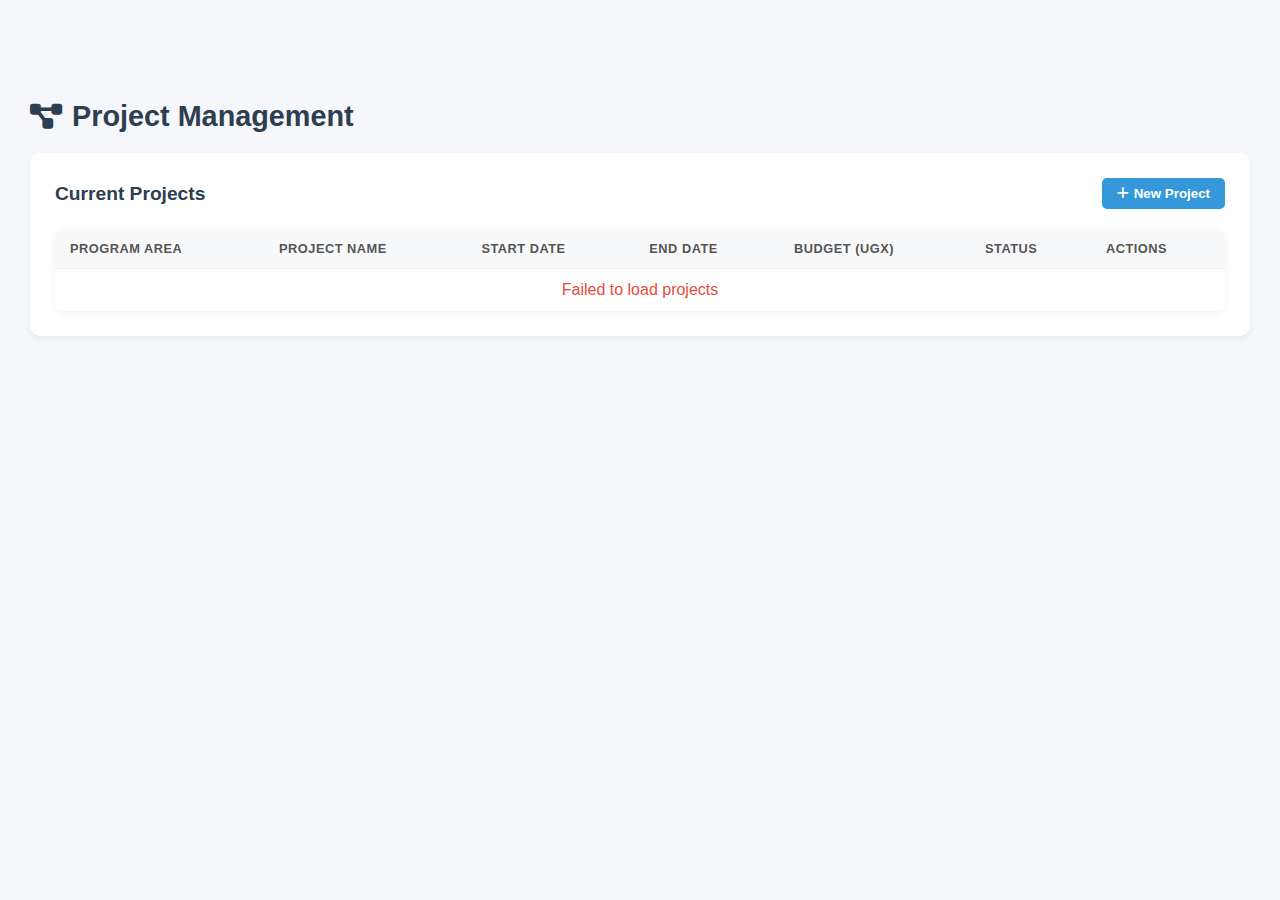
<file: projects.html>
<!DOCTYPE html>
<html lang="en">
<head>
    <meta charset="UTF-8">
    <meta name="viewport" content="width=device-width, initial-scale=1.0">
    <title>Project Management | RCDNET</title>
    <link rel="stylesheet" href="https://cdnjs.cloudflare.com/ajax/libs/font-awesome/6.4.0/css/all.min.css">
    <style>
        :root {
            --primary-color: #3498db;
            --secondary-color: #2980b9;
            --accent-color: #e74c3c;
            --light-color: #ecf0f1;
            --dark-color: #2c3e50;
            --success-color: #2ecc71;
            --warning-color: #f39c12;
            --sidebar-width: 250px;
            --sidebar-collapsed-width: 80px;
            --header-height: 70px;
            --transition-speed: 0.3s;
        }

        * {
            margin: 0;
            padding: 0;
            box-sizing: border-box;
            font-family: 'Segoe UI', Tahoma, Geneva, Verdana, sans-serif;
        }

        body {
            background-color: #f5f7fa;
            color: #333;
            overflow-x: hidden;
        }

        .container {
            display: flex;
            min-height: 100vh;
        }

        /* Main Content Styles */
        .main-content {
            flex: 1;
            padding: 30px;
            margin-top: var(--header-height);
        }

        .page-title {
            font-size: 1.8rem;
            color: var(--dark-color);
            margin-bottom: 20px;
            display: flex;
            align-items: center;
            gap: 10px;
        }

        /* Projects Section Styles */
        .projects-container {
            background-color: white;
            border-radius: 10px;
            padding: 25px;
            box-shadow: 0 4px 6px rgba(0, 0, 0, 0.05);
        }

        .section-header {
            display: flex;
            justify-content: space-between;
            align-items: center;
            margin-bottom: 20px;
        }

        .section-title {
            font-size: 1.2rem;
            font-weight: 600;
            color: var(--dark-color);
        }

        .section-actions {
            display: flex;
            gap: 10px;
        }

        .btn {
            background-color: var(--primary-color);
            color: white;
            border: none;
            padding: 8px 15px;
            border-radius: 5px;
            font-weight: 600;
            cursor: pointer;
            transition: background-color 0.2s;
            display: flex;
            align-items: center;
            gap: 5px;
        }

        .btn:hover {
            background-color: var(--secondary-color);
        }

        .btn-secondary {
            background-color: #f0f0f0;
            color: var(--dark-color);
        }

        .btn-secondary:hover {
            background-color: #e0e0e0;
        }

        .btn-danger {
            background-color: var(--accent-color);
        }

        .btn-danger:hover {
            background-color: #c0392b;
        }

        /* Projects Table Styles */
        .table-responsive {
            width: 100%;
            overflow-x: auto;
            border-radius: 8px;
            box-shadow: 0 2px 10px rgba(0, 0, 0, 0.05);
        }

        .projects-table {
            width: 100%;
            border-collapse: separate;
            border-spacing: 0;
        }

        .projects-table th, 
        .projects-table td {
            padding: 12px 15px;
            text-align: left;
            border-bottom: 1px solid #f0f0f0;
        }

        .projects-table th {
            background-color: #f8f9fa;
            font-weight: 600;
            color: #555;
            text-transform: uppercase;
            font-size: 0.8rem;
            letter-spacing: 0.5px;
            position: sticky;
            top: 0;
        }

        .projects-table tr:nth-child(even) {
            background-color: #f9f9f9;
        }

        .projects-table tr:hover {
            background-color: rgba(52, 152, 219, 0.05);
        }

        .projects-table tr:last-child td {
            border-bottom: none;
        }

        /* Status badges */
        .status-badge {
            padding: 6px 12px;
            border-radius: 20px;
            font-size: 0.75rem;
            font-weight: 600;
            display: inline-block;
            min-width: 80px;
            text-align: center;
            text-transform: capitalize;
        }

        .status-badge.active {
            background-color: rgba(46, 204, 113, 0.1);
            color: #27ae60;
            border: 1px solid rgba(46, 204, 113, 0.2);
        }

        .status-badge.planned {
            background-color: rgba(243, 156, 18, 0.1);
            color: #f39c12;
            border: 1px solid rgba(243, 156, 18, 0.2);
        }

        .status-badge.completed {
            background-color: rgba(149, 165, 166, 0.1);
            color: #7f8c8d;
            border: 1px solid rgba(149, 165, 166, 0.2);
        }

        .status-badge.in_progress {
            background-color: rgba(52, 152, 219, 0.1);
            color: #2980b9;
            border: 1px solid rgba(52, 152, 219, 0.2);
        }

        /* Action buttons */
        .action-btn {
            background: none;
            border: none;
            cursor: pointer;
            padding: 8px;
            margin: 0 2px;
            color: #95a5a6;
            transition: all 0.2s;
            border-radius: 50%;
            width: 32px;
            height: 32px;
            display: inline-flex;
            align-items: center;
            justify-content: center;
        }

        .action-btn:hover {
            background-color: rgba(52, 152, 219, 0.1);
            color: var(--primary-color);
        }

        .action-btn.delete-btn:hover {
            background-color: rgba(231, 76, 60, 0.1);
            color: var(--accent-color);
        }

        /* Project Modal Styles */
        .project-modal {
            position: fixed;
            top: 0;
            left: 0;
            right: 0;
            bottom: 0;
            background-color: rgba(0, 0, 0, 0.5);
            display: flex;
            align-items: center;
            justify-content: center;
            z-index: 1000;
            opacity: 0;
            visibility: hidden;
            transition: all 0.3s;
        }

        .project-modal.show {
            opacity: 1;
            visibility: visible;
        }

        .modal-content {
            background-color: white;
            border-radius: 8px;
            width: 90%;
            max-width: 800px;
            max-height: 90vh;
            overflow-y: auto;
        }

        .modal-header {
            padding: 15px 20px;
            border-bottom: 1px solid #eee;
            display: flex;
            justify-content: space-between;
            align-items: center;
        }

        .modal-header h3 {
            margin: 0;
        }

        .close-btn {
            background: none;
            border: none;
            font-size: 1.5rem;
            cursor: pointer;
            color: #777;
        }

        .modal-body {
            padding: 20px;
        }

        .form-group {
            margin-bottom: 20px;
        }

        .form-group label {
            display: block;
            margin-bottom: 8px;
            font-weight: 600;
            color: #555;
        }

        .form-group input,
        .form-group select,
        .form-group textarea {
            width: 100%;
            padding: 10px;
            border: 1px solid #ddd;
            border-radius: 4px;
            font-size: 1rem;
        }

        .form-group textarea {
            resize: vertical;
            min-height: 100px;
        }

        .form-row {
            display: flex;
            gap: 15px;
        }

        .form-row .form-group {
            flex: 1;
        }

        .modal-footer {
            padding: 15px 20px;
            border-top: 1px solid #eee;
            display: flex;
            justify-content: flex-end;
            gap: 10px;
        }

        .validation-error {
            color: var(--accent-color);
            font-size: 0.8rem;
            margin-top: 5px;
            display: none;
        }

        /* Budget Table Styles */
        .budget-table {
            width: 100%;
            border-collapse: collapse;
            margin-top: 20px;
        }

        .budget-table th, 
        .budget-table td {
            padding: 10px;
            border: 1px solid #ddd;
            text-align: left;
        }

        .budget-table th {
            background-color: #f8f9fa;
            font-weight: 600;
        }

        .budget-table tr:nth-child(even) {
            background-color: #f9f9f9;
        }

        .budget-table tr:hover {
            background-color: #f1f1f1;
        }

        .budget-total {
            font-weight: bold;
            text-align: right;
            padding: 10px;
            background-color: #f8f9fa;
            border-top: 2px solid #ddd;
        }

        /* Budget Form Styles */
        .budget-form {
            display: flex;
            flex-wrap: wrap;
            gap: 15px;
            margin-bottom: 20px;
            background-color: #f8f9fa;
            padding: 15px;
            border-radius: 8px;
        }

        .budget-form .form-group {
            flex: 1;
            min-width: 200px;
        }

        .budget-form .form-group label {
            display: block;
            margin-bottom: 5px;
            font-weight: 600;
        }

        .budget-form .form-group input,
        .budget-form .form-group select {
            width: 100%;
            padding: 8px;
            border: 1px solid #ddd;
            border-radius: 4px;
        }

        .budget-form .form-actions {
            display: flex;
            align-items: flex-end;
        }

        /* Budget Section */
        .budget-section {
            margin-top: 30px;
            background-color: white;
            padding: 20px;
            border-radius: 8px;
            box-shadow: 0 2px 4px rgba(0,0,0,0.1);
        }

        .budget-section-header {
            display: flex;
            justify-content: space-between;
            align-items: center;
            margin-bottom: 15px;
        }

        /* Loading state */
        .loading {
            padding: 20px;
            text-align: center;
            color: #777;
        }

        .loading i {
            margin-right: 10px;
            animation: spin 1s linear infinite;
        }

        @keyframes spin {
            0% { transform: rotate(0deg); }
            100% { transform: rotate(360deg); }
        }

        /* Responsive adjustments */
        @media (max-width: 768px) {
            .form-row {
                flex-direction: column;
                gap: 0;
            }
            
            .section-header {
                flex-direction: column;
                align-items: flex-start;
                gap: 10px;
            }
            
            .section-actions {
                width: 100%;
                justify-content: flex-end;
            }
            
            .projects-table th, 
            .projects-table td {
                padding: 10px;
                font-size: 0.9rem;
            }

            .budget-form .form-group {
                min-width: 100%;
            }
        }
    </style>
</head>
<body>
    <div class="container">
        <main class="main-content">
            <h1 class="page-title">
                <i class="fas fa-project-diagram"></i>
                Project Management
            </h1>

            <div class="projects-container">
                <div class="section-header">
                    <h2 class="section-title">Current Projects</h2>
                    <div class="section-actions">
                        <button class="btn" id="createProjectBtn">
                            <i class="fas fa-plus"></i> New Project
                        </button>
                    </div>
                </div>

                <div class="table-responsive">
                    <table class="projects-table" id="projectsTable">
                        <thead>
                            <tr>
                                <th>Program Area</th>
                                <th>Project Name</th>
                                <th>Start Date</th>
                                <th>End Date</th>
                                <th>Budget (UGX)</th>
                                <th>Status</th>
                                <th>Actions</th>
                            </tr>
                        </thead>
                        <tbody id="projectsTableBody">
                            <!-- Projects will be loaded here -->
                        </tbody>
                    </table>
                </div>
            </div>

            <!-- Budget Section (visible when viewing a project) -->
            <div class="budget-section" id="budgetSection" style="display: none;">
                <div class="budget-section-header">
                    <h2 class="section-title">Project Budget</h2>
                    <button class="btn" id="addBudgetItemBtn">
                        <i class="fas fa-plus"></i> Add Item
                    </button>
                </div>

                <!-- Budget Item Form (hidden by default) -->
                <form id="budgetItemForm" class="budget-form" style="display: none;">
                    <input type="hidden" id="budgetItemId">
                    <input type="hidden" id="budgetProjectId">
                    
                    <div class="form-group">
                        <label for="itemName">Item Name*</label>
                        <input type="text" id="itemName" required>
                    </div>
                    
                    <div class="form-group">
                        <label for="itemCategory">Category*</label>
                        <select id="itemCategory" required>
                            <option value="">Select Category</option>
                            <option value="Personnel">Personnel</option>
                            <option value="Equipment">Equipment</option>
                            <option value="Materials">Materials</option>
                            <option value="Other">Other</option>
                        </select>
                    </div>
                    
                    <div class="form-group">
                        <label for="itemQuantity">Quantity*</label>
                        <input type="number" id="itemQuantity" min="0" step="1" required>
                    </div>
                    
                    <div class="form-group">
                        <label for="itemUnitPrice">Unit Price (UGX)*</label>
                        <input type="number" id="itemUnitPrice" min="0" step="1000" required>
                    </div>
                    
                    <div class="form-group">
                        <label for="itemDescription">Description</label>
                        <input type="text" id="itemDescription">
                    </div>
                    
                    <div class="form-actions">
                        <button type="button" class="btn btn-secondary" id="cancelBudgetItemBtn">Cancel</button>
                        <button type="button" class="btn" id="saveBudgetItemBtn">Save Item</button>
                    </div>
                </form>

                <!-- Budget Items Table -->
                <div class="table-responsive">
                    <table class="budget-table" id="budgetTable">
                        <thead>
                            <tr>
                                <th>Item Name</th>
                                <th>Category</th>
                                <th>Quantity</th>
                                <th>Unit Price (UGX)</th>
                                <th>Total (UGX)</th>
                                <th>Description</th>
                                <th>Actions</th>
                            </tr>
                        </thead>
                        <tbody id="budgetTableBody">
                            <!-- Budget items will be loaded here -->
                        </tbody>
                    </table>
                </div>
                
                <div class="budget-total" id="budgetTotal">
                    Total Budget: UGX 0
                </div>
            </div>
        </main>
    </div>

    <!-- Create/Edit Project Modal -->
    <div class="project-modal" id="projectModal">
        <div class="modal-content">
            <div class="modal-header">
                <h3 id="modalTitle">Create New Project</h3>
                <button class="close-btn" id="closeModalBtn">&times;</button>
            </div>
            <div class="modal-body">
                <form id="projectForm">
                    <input type="hidden" id="projectId">
                    
                    <div class="form-group">
                        <label for="programArea">Program Area*</label>
                        <select id="programArea" required>
                            <option value="">Select Program Area</option>
                            <option value="Women Empowerment">Women Empowerment</option>
                            <option value="Vocational Education">Vocational Education</option>
                            <option value="Climate Change Mitigation">Climate Change Mitigation</option>
                            <option value="Reproductive Health">Reproductive Health</option>
                        </select>
                        <div class="validation-error" id="programAreaError">Please select a program area</div>
                    </div>
                    
                    <div class="form-group">
                        <label for="projectName">Project Name*</label>
                        <input type="text" id="projectName" required>
                        <div class="validation-error" id="projectNameError">Please enter a project name</div>
                    </div>
                    
                    <div class="form-row">
                        <div class="form-group">
                            <label for="startDate">Start Date*</label>
                            <input type="date" id="startDate" required>
                            <div class="validation-error" id="startDateError">Please select a start date</div>
                        </div>
                        <div class="form-group">
                            <label for="endDate">End Date*</label>
                            <input type="date" id="endDate" required>
                            <div class="validation-error" id="endDateError">Please select an end date</div>
                        </div>
                    </div>
                    
                    <div class="form-group">
                        <label for="scopeStatement">Scope Statement*</label>
                        <textarea id="scopeStatement" required></textarea>
                        <div class="validation-error" id="scopeStatementError">Please provide a scope statement</div>
                    </div>
                    
                    <div class="form-row">
                        <div class="form-group">
                            <label for="budget">Budget (UGX)*</label>
                            <input type="number" id="budget" min="0" step="1000" required>
                            <div class="validation-error" id="budgetError">Please enter a valid budget</div>
                        </div>
                        <div class="form-group">
                            <label for="fundingSource">Funding Source</label>
                            <select id="fundingSource">
                                <option value="General Funds">General Funds</option>
                                <option value="Donation">Donation</option>
                                <option value="Grant">Grant</option>
                                <option value="Government">Government</option>
                                <option value="Other">Other</option>
                            </select>
                        </div>
                    </div>
                    
                    <div class="form-group">
                        <label for="projectStatus">Status</label>
                        <select id="projectStatus">
                            <option value="planned">Planned</option>
                            <option value="in_progress">In Progress</option>
                            <option value="active">Active</option>
                            <option value="completed">Completed</option>
                        </select>
                    </div>
                </form>
            </div>
            <div class="modal-footer">
                <button class="btn btn-secondary" id="cancelBtn">Cancel</button>
                <button class="btn" id="saveProjectBtn">Save Project</button>
            </div>
        </div>
    </div>

    <script>
        document.addEventListener('DOMContentLoaded', function() {
            // DOM Elements
            const createProjectBtn = document.getElementById('createProjectBtn');
            const projectModal = document.getElementById('projectModal');
            const closeModalBtn = document.getElementById('closeModalBtn');
            const cancelBtn = document.getElementById('cancelBtn');
            const saveProjectBtn = document.getElementById('saveProjectBtn');
            const projectForm = document.getElementById('projectForm');
            const projectsTableBody = document.getElementById('projectsTableBody');
            const modalTitle = document.getElementById('modalTitle');
            
            // Budget Elements
            const budgetSection = document.getElementById('budgetSection');
            const addBudgetItemBtn = document.getElementById('addBudgetItemBtn');
            const budgetItemForm = document.getElementById('budgetItemForm');
            const budgetTableBody = document.getElementById('budgetTableBody');
            const saveBudgetItemBtn = document.getElementById('saveBudgetItemBtn');
            const cancelBudgetItemBtn = document.getElementById('cancelBudgetItemBtn');
            const budgetTotal = document.getElementById('budgetTotal');
            
            // Variables
            let currentProjectId = null;
            let isEditMode = false;
            let currentBudgetProjectId = null;
            let isEditBudgetMode = false;

            // Event Listeners
            createProjectBtn.addEventListener('click', openCreateProjectModal);
            closeModalBtn.addEventListener('click', closeProjectModal);
            cancelBtn.addEventListener('click', closeProjectModal);
            saveProjectBtn.addEventListener('click', saveProject);
            
            // Budget Event Listeners
            addBudgetItemBtn.addEventListener('click', showBudgetItemForm);
            cancelBudgetItemBtn.addEventListener('click', hideBudgetItemForm);
            saveBudgetItemBtn.addEventListener('click', saveBudgetItem);
            
            // Form validation
            projectForm.addEventListener('submit', function(e) {
                e.preventDefault();
                saveProject();
            });

            // Initialize the page
            loadProjects();

            // Functions
            function openCreateProjectModal() {
                currentProjectId = null;
                isEditMode = false;
                modalTitle.textContent = 'Create New Project';
                projectForm.reset();
                document.getElementById('projectStatus').value = 'planned';
                openProjectModal();
            }

            function openEditProjectModal(projectId) {
                currentProjectId = projectId;
                isEditMode = true;
                modalTitle.textContent = 'Edit Project';
                
                // Fetch project data and populate form
                fetch(`https://man-m681.onrender.com/projects/${projectId}`)
                    .then(response => {
                        if (!response.ok) throw new Error('Failed to fetch project');
                        return response.json();
                    })
                    .then(project => {
                        document.getElementById('programArea').value = project.name.includes('Women') ? 'Women Empowerment' : 
                                                                     project.name.includes('Vocational') ? 'Vocational Education' :
                                                                     project.name.includes('Climate') ? 'Climate Change Mitigation' :
                                                                     project.name.includes('Reproductive') ? 'Reproductive Health' :
                                                                     project.name.includes('Agriculture') ? 'Agriculture Extension' :
                                                                     project.name.includes('Economic') ? 'Economic Empowerment' : '';
                        document.getElementById('projectName').value = project.name.split(' - ')[1] || project.name;
                        document.getElementById('startDate').value = project.start_date;
                        document.getElementById('endDate').value = project.end_date;
                        document.getElementById('scopeStatement').value = project.description || '';
                        document.getElementById('budget').value = project.budget;
                        document.getElementById('fundingSource').value = project.funding_source;
                        document.getElementById('projectStatus').value = project.status;
                    })
                    .catch(error => {
                        console.error('Error loading project:', error);
                        alert('Failed to load project data');
                    });
                
                openProjectModal();
            }

            function openProjectModal() {
                projectModal.classList.add('show');
            }

            function closeProjectModal() {
                projectModal.classList.remove('show');
                resetValidationErrors();
            }

            function resetValidationErrors() {
                document.querySelectorAll('.validation-error').forEach(el => {
                    el.style.display = 'none';
                });
            }

            function validateForm() {
                let isValid = true;
                resetValidationErrors();

                const requiredFields = [
                    { id: 'programArea', errorId: 'programAreaError' },
                    { id: 'projectName', errorId: 'projectNameError' },
                    { id: 'startDate', errorId: 'startDateError' },
                    { id: 'endDate', errorId: 'endDateError' },
                    { id: 'scopeStatement', errorId: 'scopeStatementError' },
                    { id: 'budget', errorId: 'budgetError' }
                ];

                requiredFields.forEach(field => {
                    const element = document.getElementById(field.id);
                    if (!element.value.trim()) {
                        document.getElementById(field.errorId).style.display = 'block';
                        element.style.borderColor = 'var(--accent-color)';
                        isValid = false;
                        
                        // Focus on first invalid field
                        if (isValid === false) {
                            element.focus();
                            isValid = null; // Prevent changing back to true
                        }
                    } else {
                        element.style.borderColor = '';
                    }
                });

                // Validate dates
                const startDate = new Date(document.getElementById('startDate').value);
                const endDate = new Date(document.getElementById('endDate').value);
                
                if (startDate && endDate && startDate > endDate) {
                    document.getElementById('endDateError').textContent = 'End date must be after start date';
                    document.getElementById('endDateError').style.display = 'block';
                    document.getElementById('endDate').style.borderColor = 'var(--accent-color)';
                    isValid = false;
                }

                return isValid;
            }

            function saveProject() {
                if (validateForm() !== true) return;
                
                const projectData = {
                    name: `${document.getElementById('projectName').value} - ${document.getElementById('programArea').value}`,
                    description: document.getElementById('scopeStatement').value,
                    start_date: document.getElementById('startDate').value,
                    end_date: document.getElementById('endDate').value,
                    budget: parseFloat(document.getElementById('budget').value),
                    funding_source: document.getElementById('fundingSource').value,
                    status: document.getElementById('projectStatus').value
                };

                const url = isEditMode 
                    ? `https://man-m681.onrender.com/projects/${currentProjectId}`
                    : 'https://man-m681.onrender.com/projects/';
                
                const method = isEditMode ? 'PUT' : 'POST';

                // Show loading state
                const originalText = saveProjectBtn.innerHTML;
                saveProjectBtn.innerHTML = '<i class="fas fa-spinner fa-spin"></i> Saving...';
                saveProjectBtn.disabled = true;

                fetch(url, {
                    method: method,
                    headers: {
                        'Content-Type': 'application/json',
                    },
                    body: JSON.stringify(projectData)
                })
                .then(response => {
                    if (!response.ok) throw new Error('Failed to save project');
                    return response.json();
                })
                .then(() => {
                    closeProjectModal();
                    loadProjects();
                })
                .catch(error => {
                    console.error('Error saving project:', error);
                    alert('Failed to save project: ' + error.message);
                })
                .finally(() => {
                    saveProjectBtn.innerHTML = originalText;
                    saveProjectBtn.disabled = false;
                });
            }

            function loadProjects() {
    projectsTableBody.innerHTML = '<tr><td colspan="7" class="loading"><i class="fas fa-spinner"></i> Loading projects...</td></tr>';
    
    fetch('https://man-m681.onrender.com/projects/')
        .then(response => {
            if (!response.ok) throw new Error('Failed to fetch projects');
            return response.json();
        })
        .then(data => {
            projectsTableBody.innerHTML = '';
            
            if (data.projects && data.projects.length === 0) {
                projectsTableBody.innerHTML = '<tr><td colspan="7" style="text-align: center;">No projects found</td></tr>';
                return;
            }
            
            data.projects.forEach(project => {
                // Extract program area from project name
                const programArea = project.name.split(' - ')[0] || 'General';
                
                const row = document.createElement('tr');
                row.innerHTML = `
                    <td>${programArea}</td>
                    <td>${project.name.split(' - ')[1] || project.name}</td>
                    <td>${project.start_date}</td>
                    <td>${project.end_date}</td>
                    <td>${project.budget.toLocaleString()}</td>
                    <td><span class="status-badge ${project.status}">${project.status.replace('_', ' ')}</span></td>
                    <td>
                        <button class="action-btn view-btn" onclick="viewProject(${project.id})">
                            <i class="fas fa-eye"></i>
                        </button>
                        <button class="action-btn edit-btn" onclick="openEditProjectModal(${project.id})">
                            <i class="fas fa-edit"></i>
                        </button>
                        <button class="action-btn delete-btn" onclick="deleteProject(${project.id})">
                            <i class="fas fa-trash"></i>
                        </button>
                    </td>
                `;
                projectsTableBody.appendChild(row);
            });
        })
        .catch(error => {
            console.error('Error loading projects:', error);
            projectsTableBody.innerHTML = '<tr><td colspan="7" style="text-align: center; color: var(--accent-color);">Failed to load projects</td></tr>';
        });
}
            function viewProject(projectId) {
                showBudgetSection(projectId);
                
                // Scroll to budget section
                budgetSection.scrollIntoView({ behavior: 'smooth' });
            }

            function deleteProject(projectId) {
                if (!confirm('Are you sure you want to delete this project? This action cannot be undone.')) {
                    return;
                }
                
                fetch(`https://man-m681.onrender.com/projects/${projectId}`, {
                    method: 'DELETE'
                })
                .then(response => {
                    if (!response.ok) throw new Error('Failed to delete project');
                    return response.json();
                })
                .then(() => {
                    loadProjects();
                    if (currentBudgetProjectId === projectId) {
                        hideBudgetSection();
                    }
                })
                .catch(error => {
                    console.error('Error deleting project:', error);
                    alert('Failed to delete project');
                });
            }

            // Budget Functions
            function showBudgetSection(projectId) {
                currentBudgetProjectId = projectId;
                budgetSection.style.display = 'block';
                document.getElementById('budgetProjectId').value = projectId;
                loadBudgetItems(projectId);
            }

            function hideBudgetSection() {
                budgetSection.style.display = 'none';
                currentBudgetProjectId = null;
                budgetTableBody.innerHTML = '';
            }

            function showBudgetItemForm() {
                budgetItemForm.style.display = 'flex';
                budgetItemForm.reset();
                document.getElementById('budgetItemId').value = '';
                isEditBudgetMode = false;
            }

            function hideBudgetItemForm() {
                budgetItemForm.style.display = 'none';
            }

            function loadBudgetItems(projectId) {
    budgetTableBody.innerHTML = '<tr><td colspan="7" class="loading"><i class="fas fa-spinner"></i> Loading budget items...</td></tr>';
    
    fetch(`https://man-m681.onrender.com/budget-items/${projectId}`)
        .then(response => {
            if (!response.ok) throw new Error('Failed to fetch budget items');
            return response.json();
        })
        .then(items => {
            budgetTableBody.innerHTML = '';
            
            if (items.length === 0) {
                budgetTableBody.innerHTML = '<tr><td colspan="7" style="text-align: center;">No budget items found</td></tr>';
                budgetTotal.textContent = 'Total Budget: UGX 0';
                return;
            }
            
            let totalBudget = 0;
            
            items.forEach(item => {
                totalBudget += item.total;
                
                const row = document.createElement('tr');
                row.innerHTML = `
                    <td>${item.item_name}</td>
                    <td>${item.category}</td>
                    <td>${item.quantity}</td>
                    <td>${item.unit_price.toLocaleString()}</td>
                    <td>${item.total.toLocaleString()}</td>
                    <td>${item.description || '-'}</td>
                    <td>
                        <button class="action-btn edit-btn" onclick="editBudgetItem(${item.id}, '${item.item_name}', '${item.category}', ${item.quantity}, ${item.unit_price}, '${item.description || ''}')">
                            <i class="fas fa-edit"></i>
                        </button>
                        <button class="action-btn delete-btn" onclick="deleteBudgetItem(${item.id})">
                            <i class="fas fa-trash"></i>
                        </button>
                    </td>
                `;
                budgetTableBody.appendChild(row);
            });
            
            budgetTotal.textContent = `Total Budget: UGX ${totalBudget.toLocaleString()}`;
        })
        .catch(error => {
            console.error('Error loading budget items:', error);
            budgetTableBody.innerHTML = '<tr><td colspan="7" style="text-align: center; color: var(--accent-color);">Failed to load budget items</td></tr>';
        });
}
            
function updateProjectBudgetInTable(projectId, newBudget) {
    const rows = document.querySelectorAll('#projectsTableBody tr');
    rows.forEach(row => {
        const rowProjectId = parseInt(row.querySelector('button.edit-btn').getAttribute('onclick').match(/\((\d+)/)[1]);
        if (rowProjectId === projectId) {
            const budgetCell = row.cells[4]; // Budget is the 5th column (0-based index 4)
            budgetCell.textContent = newBudget.toLocaleString();
        }
    });
}

            function saveBudgetItem() {
    const itemData = {
        project_id: parseInt(document.getElementById('budgetProjectId').value),
        item_name: document.getElementById('itemName').value,
        category: document.getElementById('itemCategory').value,
        quantity: parseFloat(document.getElementById('itemQuantity').value),
        unit_price: parseFloat(document.getElementById('itemUnitPrice').value),
        description: document.getElementById('itemDescription').value
    };

    // Simple validation
    if (!itemData.item_name || !itemData.category || isNaN(itemData.quantity) || isNaN(itemData.unit_price)) {
        alert('Please fill all required fields with valid values');
        return;
    }

    const itemId = document.getElementById('budgetItemId').value;
    const url = itemId 
        ? `https://man-m681.onrender.com/budget-items/${itemId}`
        : 'https://man-m681.onrender.com/budget-items/';
    
    const method = itemId ? 'PUT' : 'POST';

    // Show loading state
    const originalText = saveBudgetItemBtn.innerHTML;
    saveBudgetItemBtn.innerHTML = '<i class="fas fa-spinner fa-spin"></i> Saving...';
    saveBudgetItemBtn.disabled = true;

    fetch(url, {
        method: method,
        headers: {
            'Content-Type': 'application/json',
        },
        body: JSON.stringify(itemData)
    })
    .then(response => {
        if (!response.ok) throw new Error('Failed to save budget item');
        return response.json();
    })
    .then(() => {
        // After saving the item, update the project's budget
        return updateProjectBudget(currentBudgetProjectId);
    })
    .then(() => {
        hideBudgetItemForm();
        loadBudgetItems(currentBudgetProjectId);
        loadProjects(); // Refresh the projects table to show updated budget
    })
    .catch(error => {
        console.error('Error saving budget item:', error);
        alert('Failed to save budget item: ' + error.message);
    })
    .finally(() => {
        saveBudgetItemBtn.innerHTML = originalText;
        saveBudgetItemBtn.disabled = false;
    });
}
function updateProjectBudget(projectId) {
    return fetch(`https://man-m681.onrender.com/budget-items/${projectId}`)
        .then(response => {
            if (!response.ok) throw new Error('Failed to fetch budget items');
            return response.json();
        })
        .then(items => {
            let totalBudget = 0;
            items.forEach(item => {
                totalBudget += item.total;
            });

            // Update the project's budget in the database
            return fetch(`https://man-m681.onrender.com/projects/${projectId}`, {
                method: 'PUT',
                headers: {
                    'Content-Type': 'application/json',
                },
                body: JSON.stringify({
                    budget: totalBudget
                    // Include other required fields if needed by your API
                })
            });
        });
}

            function editBudgetItem(id, name, category, quantity, unitPrice, description) {
                document.getElementById('budgetItemId').value = id;
                document.getElementById('itemName').value = name;
                document.getElementById('itemCategory').value = category;
                document.getElementById('itemQuantity').value = quantity;
                document.getElementById('itemUnitPrice').value = unitPrice;
                document.getElementById('itemDescription').value = description;
                
                isEditBudgetMode = true;
                budgetItemForm.style.display = 'flex';
            }

            function deleteBudgetItem(id) {
    if (!confirm('Are you sure you want to delete this budget item?')) {
        return;
    }
    
    fetch(`https://man-m681.onrender.com/budget-items/${id}`, {
        method: 'DELETE'
    })
    .then(response => {
        if (!response.ok) throw new Error('Failed to delete budget item');
        return response.json();
    })
    .then(() => {
        // After deleting the item, update the project's budget
        return updateProjectBudget(currentBudgetProjectId);
    })
    .then(() => {
        loadBudgetItems(currentBudgetProjectId);
        loadProjects(); // Refresh the projects table to show updated budget
    })
    .catch(error => {
        console.error('Error deleting budget item:', error);
        alert('Failed to delete budget item');
    });
}
            // Make functions available globally
            window.editBudgetItem = editBudgetItem;
            window.deleteBudgetItem = deleteBudgetItem;
            window.viewProject = viewProject;
            window.openEditProjectModal = openEditProjectModal;
            window.deleteProject = deleteProject;
        });
    </script>
</body>
</html>
</file>
